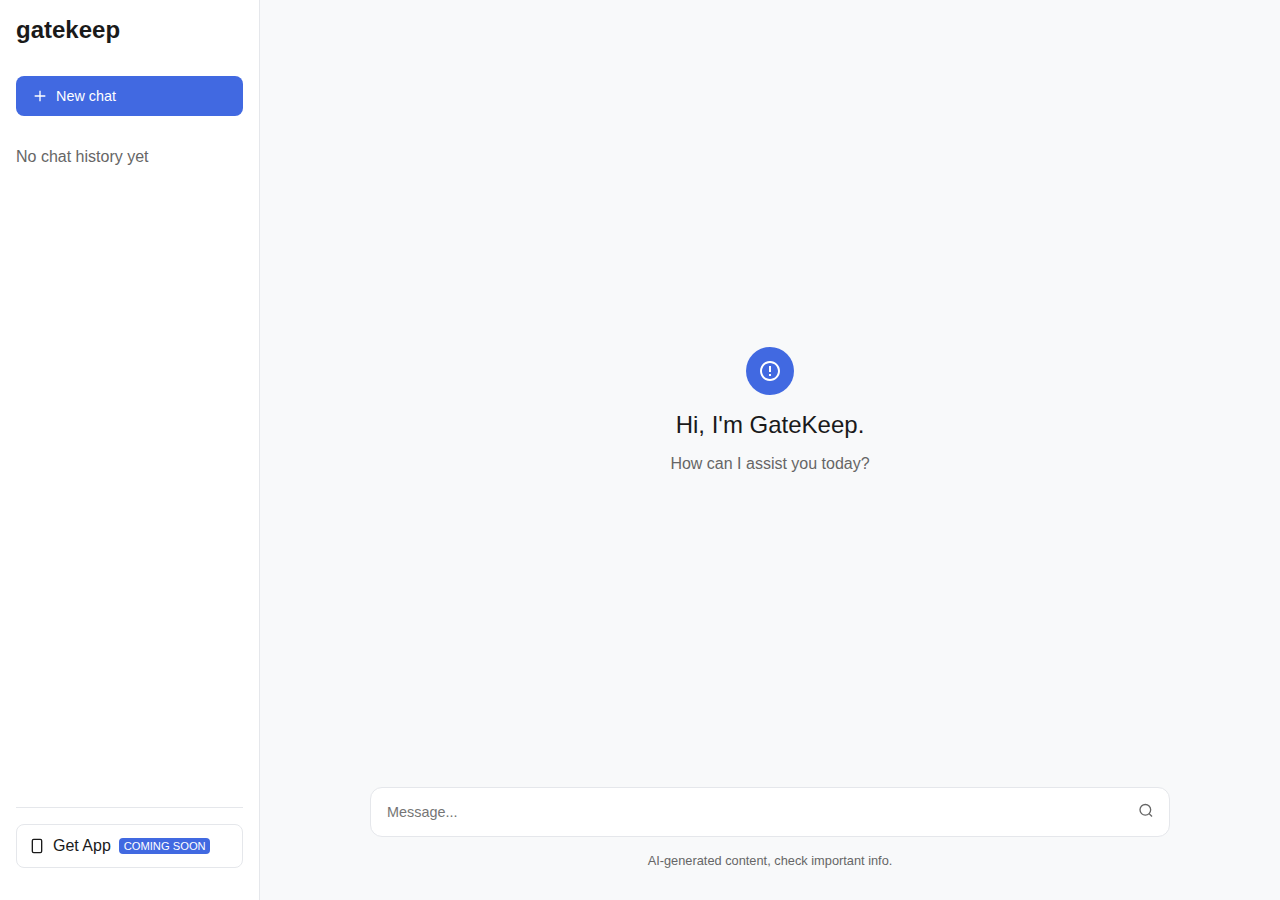
<file: index.html>
<!DOCTYPE html>
<html lang="en">
<head>
    <meta charset="UTF-8">
    <meta name="viewport" content="width=device-width, initial-scale=1.0">
    <title>Gatekeep - Offline AI</title>
    <link rel="icon" href="assets/logo.ico" type="image/x-icon"> <!-- Favicon -->
    <style>
        * {
            margin: 0;
            padding: 0;
            box-sizing: border-box;
            font-family: -apple-system, BlinkMacSystemFont, "Segoe UI", Roboto, sans-serif;
        }

        body {
            background-color: #f8f9fa;
            color: #1a1a1a;
        }

        .container {
            display: flex;
            height: 100vh;
        }

        .sidebar {
            width: 260px;
            background-color: #ffffff;
            border-right: 1px solid #e5e7eb;
            padding: 1rem;
            display: flex;
            flex-direction: column;
        }

        .logo {
            font-size: 1.5rem;
            font-weight: 600;
            margin-bottom: 2rem;
            color: #1a1a1a;
        }

        .new-chat-btn {
            background-color: #4169e1;
            color: white;
            border: none;
            padding: 0.75rem 1rem;
            border-radius: 8px;
            display: flex;
            align-items: center;
            gap: 0.5rem;
            cursor: pointer;
            font-size: 0.9rem;
            margin-bottom: 1rem;
        }

        .chat-history {
            flex-grow: 1;
            color: #666;
            padding: 1rem 0;
        }

        .bottom-section {
            border-top: 1px solid #e5e7eb;
            padding-top: 1rem;
        }

        .get-app {
            display: flex;
            align-items: center;
            gap: 0.5rem;
            padding: 0.75rem;
            border-radius: 8px;
            border: 1px solid #e5e7eb;
            color: #1a1a1a;
            text-decoration: none;
            margin-bottom: 1rem;
        }

        .new-badge {
            background-color: #4169e1;
            color: white;
            padding: 0.1rem 0.3rem;
            border-radius: 4px;
            font-size: 0.7rem;
        }

        .profile {
            display: flex;
            align-items: center;
            gap: 0.5rem;
            padding: 0.5rem;
        }

        .profile-img {
            width: 32px;
            height: 32px;
            border-radius: 50%;
            background-color: #e5e7eb;
        }

        .main-content {
            flex-grow: 1;
            display: flex;
            flex-direction: column;
            padding: 2rem;
        }

        .chat-container {
            flex-grow: 1;
            display: flex;
            flex-direction: column;
            justify-content: center;
            align-items: center;
            gap: 1rem;
        }

        .bot-avatar {
            width: 48px;
            height: 48px;
            background-color: #4169e1;
            border-radius: 50%;
            display: flex;
            align-items: center;
            justify-content: center;
        }

        .input-container {
            position: relative;
            max-width: 800px;
            margin: 0 auto;
            width: 100%;
        }

        .message-input {
            width: 100%;
            padding: 1rem;
            padding-right: 3.5rem;
            border-radius: 12px;
            border: 1px solid #e5e7eb;
            background-color: white;
            font-size: 0.9rem;
        }

        .input-buttons {
            position: absolute;
            right: 0.5rem;
            top: 50%;
            transform: translateY(-50%);
            display: flex;
            gap: 0.5rem;
        }

        .input-button {
            background: none;
            border: none;
            cursor: pointer;
            padding: 0.5rem;
            border-radius: 4px;
            color: #666;
        }

        .input-button:hover {
            background-color: #f1f3f5;
        }

        .footer-text {
            text-align: center;
            color: #666;
            font-size: 0.8rem;
            margin-top: 1rem;
        }
    </style>
</head>
<body>
    <div class="container">
        <aside class="sidebar">
            <div class="logo">
                gatekeep
            </div>
            <button class="new-chat-btn">
                <svg width="16" height="16" viewBox="0 0 24 24" fill="none" stroke="currentColor" stroke-width="2">
                    <path d="M4 12h16m-8-8v16"/>
                </svg>
                New chat
            </button>
            <div class="chat-history">No chat history yet</div>
            <div class="bottom-section">
                <a href="#" class="get-app">
                    <svg width="16" height="16" viewBox="0 0 24 24" fill="none" stroke="currentColor" stroke-width="2">
                        <rect x="5" y="2" width="14" height="20" rx="2" ry="2"/>
                        <line x1="12" y1="18" x2="12" y2="18"/>
                    </svg>
                    Get App
                    <span class="new-badge">COMING SOON</span>
                </a>
                </div>
        </aside>
        <main class="main-content">
            <div class="chat-container">
                <div class="bot-avatar">
                    <svg width="24" height="24" viewBox="0 0 24 24" fill="white">
                        <path d="M12 2C6.48 2 2 6.48 2 12s4.48 10 10 10 10-4.48 10-10S17.52 2 12 2zm0 18c-4.41 0-8-3.59-8-8s3.59-8 8-8 8 3.59 8 8-3.59 8-8 8zm-1-13h2v6h-2zm0 8h2v2h-2z"/>
                    </svg>
                </div>
                <h1 style="font-size: 1.5rem; font-weight: 500;">Hi, I'm GateKeep.</h1>
                <p style="color: #666;">How can I assist you today?</p>
            </div>
            <div class="input-container">
                <input type="text" class="message-input" placeholder="Message...">
                <div class="input-buttons">
                    <button class="input-button">
                        <svg width="16" height="16" viewBox="0 0 24 24" fill="none" stroke="currentColor" stroke-width="2">
                            <circle cx="11" cy="11" r="8"/>
                            <line x1="21" y1="21" x2="16.65" y2="16.65"/>
                        </svg>
                    </button>
                    </div>
            </div>
            <p class="footer-text">AI-generated content, check important info.</p>
        </main>
    </div>

    <script>
        // Add basic interactivity
        document.querySelector('.new-chat-btn').addEventListener('click', () => {
            document.querySelector('.message-input').value = '';
            document.querySelector('.chat-history').textContent = 'No chat history yet';
        });

        document.querySelector('.message-input').addEventListener('keypress', (e) => {
            if (e.key === 'Enter' && e.target.value.trim()) {
                alert('Sending message: ' + e.target.value);
                e.target.value = '';
            }
        });
    </script>
</body>
</html>
</file>
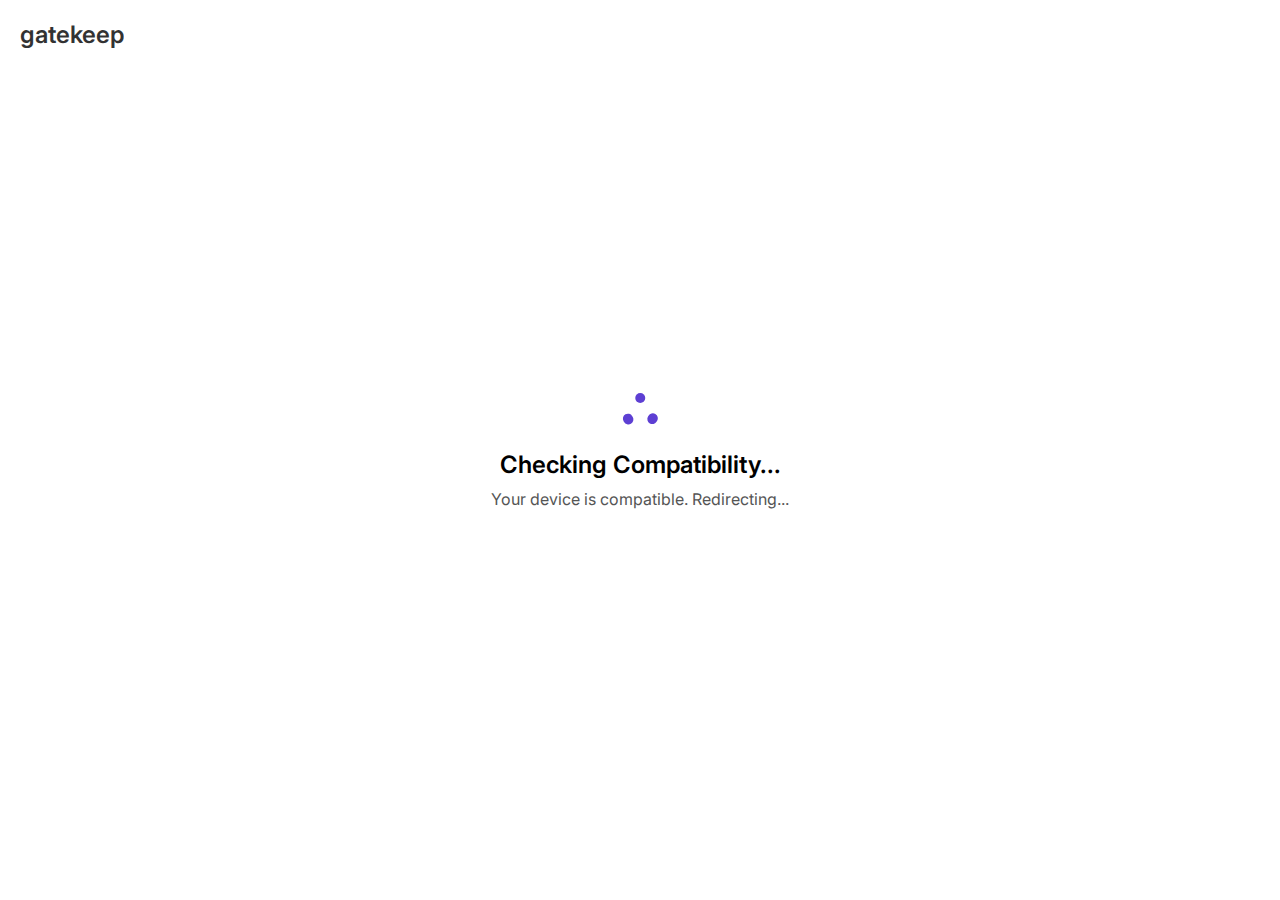
<file: compatibility.html>
<!DOCTYPE html>
<html lang="en">
<head>
    <meta charset="UTF-8">
    <meta name="viewport" content="width=device-width, initial-scale=1.0">
    <title>Checking Compatibility...</title>
    <link rel="stylesheet" href="styles.css">
    <link rel="stylesheet" href="loader/loader.css"> <!-- Loader CSS importeren -->
</head>
<body>
    <!-- Logo in de hoek -->
    <div class="logo">gatekeep</div>

    <div class="container">
        <!-- Loader wordt hier ingeladen -->
        <div id="loader-container"></div>

        <h1>Checking Compatibility...</h1>
        <p id="status">Please wait a moment.</p>
    </div>

    <script>
        async function loadLoader() {
            const response = await fetch("loader/loader.html"); // Haal loader.html op
            const loaderHTML = await response.text(); // Converteer naar tekst
            document.getElementById("loader-container").innerHTML = loaderHTML; // Voeg in de pagina toe
        }

        function checkCompatibility() {
            loadLoader(); // Voeg de loader toe aan de pagina

            const userAgent = navigator.userAgent.toLowerCase();
            const minRAM = 4; // Minimaal 4GB RAM vereist
            let compatible = true;
            let message = "Your device is compatible. Redirecting...";

            // Detecteer of het Firefox is
            const isFirefox = userAgent.includes("firefox");

            // Browser check
            if (userAgent.includes("safari") && !userAgent.includes("chrome")) {
                compatible = false;
                message = "Your browser is not supported. Please use Chrome, Edge, Firefox, or Brave.";
            }

            // RAM check (alleen betrouwbaar op desktop)
            if (navigator.deviceMemory && navigator.deviceMemory < minRAM) {
                compatible = false;
                message = "Your device does not meet the minimum memory requirements (4GB RAM).";
            }

            // WebGPU check (maar Firefox mag doorgaan)
            if (!navigator.gpu && !isFirefox) {
                compatible = false;
                message = "Your browser does not support WebGPU. Please update your browser or use Firefox.";
            }

            // Update status
            document.getElementById("status").innerText = message;

            // Wacht minimaal 2 seconden, dan redirecten of foutmelding tonen
            setTimeout(() => {
                if (compatible) {
                    window.location.href = "model.html"; // Ga verder als compatibel
                }
            }, 2000);
        }

        // Start check na laden pagina
        window.onload = checkCompatibility;
    </script>
</body>
</html>
</file>
<file: styles.css>
/* ---------------------------------------*/
/* ---------compatibility.html------------*/
/* ---------------------------------------*/

@import url('https://fonts.googleapis.com/css2?family=Inter:wght@400;600&display=swap');

* {
    margin: 0;
    padding: 0;
    box-sizing: border-box;
}

body {
    font-family: 'Inter', sans-serif;
    background-color: white;
    color: black;
    display: flex;
    justify-content: center;
    align-items: center;
    height: 100vh;
    text-align: center;
}

/* Logo linksboven */
.logo {
    position: absolute;
    top: 20px;
    left: 20px;
    font-size: 24px;
    font-weight: 600;
    color: black;
    opacity: 0.8;
}

/* Stijlen voor de compatibiliteitscontainer */
.container {
    display: flex;
    flex-direction: column;
    align-items: center;
}

h1 {
    font-size: 24px;
    font-weight: 600;
    margin-bottom: 10px;
}

p {
    font-size: 16px;
    font-weight: 400;
    color: #555;
}

#loader-container {
    margin-bottom: 20px; 
}



/* ---------------------------------------*/
/* --------------model.html---------------*/
/* ---------------------------------------*/

/* Progress bar styling */
.progress-container {
    width: 100%;
    max-width: 300px;
    height: 8px;
    background-color: #ddd;
    border-radius: 4px;
    overflow: hidden;
    margin-top: 10px;
}

#progress-bar {
    width: 0%;
    height: 100%;
    background-color: #5D3FD3;
    transition: width 0.3s ease-in-out;
}

#progress-text {
    font-size: 14px;
    color: #555;
    margin-top: 5px;
}
</file>
<file: loader/loader.css>
/* From Uiverse.io by G4b413l */ 
.three-body {
    --uib-size: 35px;
    --uib-speed: 0.8s;
    --uib-color: #5D3FD3;
    position: relative;
    display: inline-block;
    height: var(--uib-size);
    width: var(--uib-size);
    animation: spin78236 calc(var(--uib-speed) * 2.5) infinite linear;
   }
   
   .three-body__dot {
    position: absolute;
    height: 100%;
    width: 30%;
   }
   
   .three-body__dot:after {
    content: '';
    position: absolute;
    height: 0%;
    width: 100%;
    padding-bottom: 100%;
    background-color: var(--uib-color);
    border-radius: 50%;
   }
   
   .three-body__dot:nth-child(1) {
    bottom: 5%;
    left: 0;
    transform: rotate(60deg);
    transform-origin: 50% 85%;
   }
   
   .three-body__dot:nth-child(1)::after {
    bottom: 0;
    left: 0;
    animation: wobble1 var(--uib-speed) infinite ease-in-out;
    animation-delay: calc(var(--uib-speed) * -0.3);
   }
   
   .three-body__dot:nth-child(2) {
    bottom: 5%;
    right: 0;
    transform: rotate(-60deg);
    transform-origin: 50% 85%;
   }
   
   .three-body__dot:nth-child(2)::after {
    bottom: 0;
    left: 0;
    animation: wobble1 var(--uib-speed) infinite
       calc(var(--uib-speed) * -0.15) ease-in-out;
   }
   
   .three-body__dot:nth-child(3) {
    bottom: -5%;
    left: 0;
    transform: translateX(116.666%);
   }
   
   .three-body__dot:nth-child(3)::after {
    top: 0;
    left: 0;
    animation: wobble2 var(--uib-speed) infinite ease-in-out;
   }
   
   @keyframes spin78236 {
    0% {
     transform: rotate(0deg);
    }
   
    100% {
     transform: rotate(360deg);
    }
   }
   
   @keyframes wobble1 {
    0%,
     100% {
     transform: translateY(0%) scale(1);
     opacity: 1;
    }
   
    50% {
     transform: translateY(-66%) scale(0.65);
     opacity: 0.8;
    }
   }
   
   @keyframes wobble2 {
    0%,
     100% {
     transform: translateY(0%) scale(1);
     opacity: 1;
    }
   
    50% {
     transform: translateY(66%) scale(0.65);
     opacity: 0.8;
    }
   }
</file>
